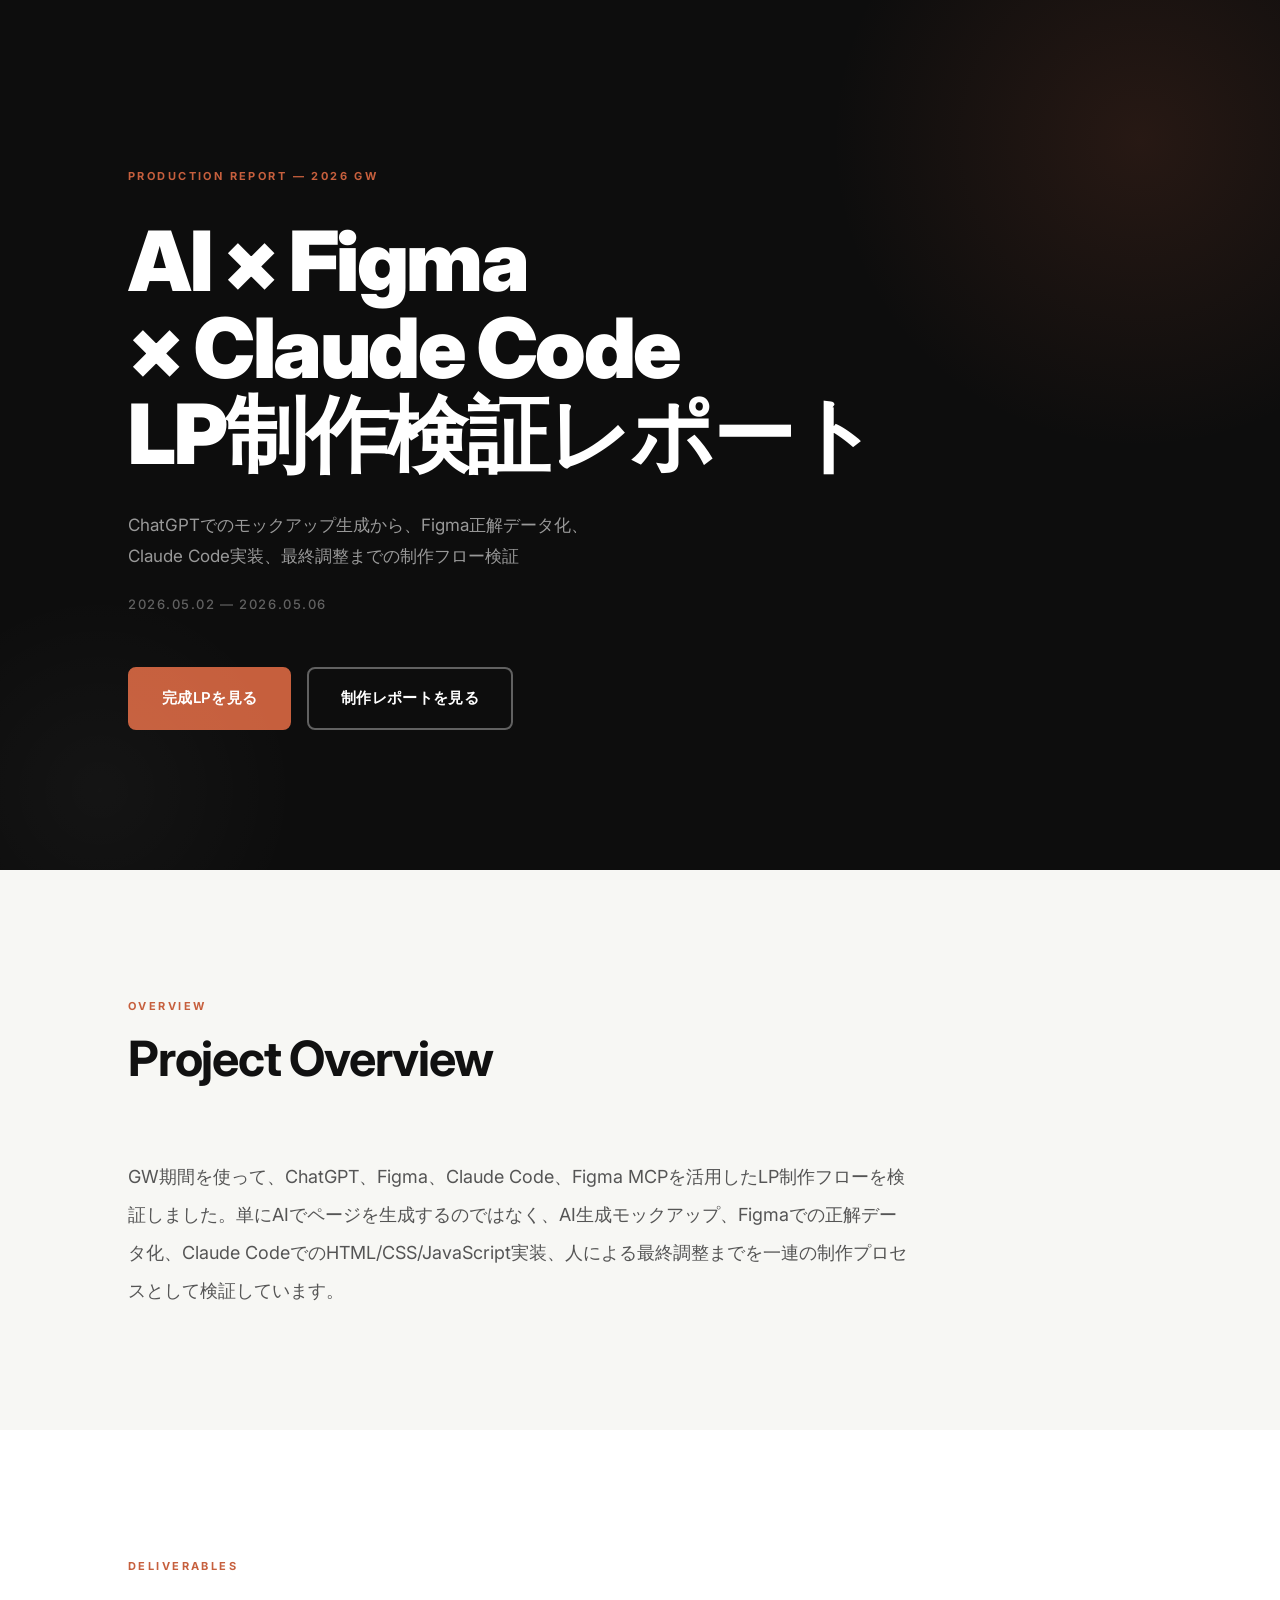
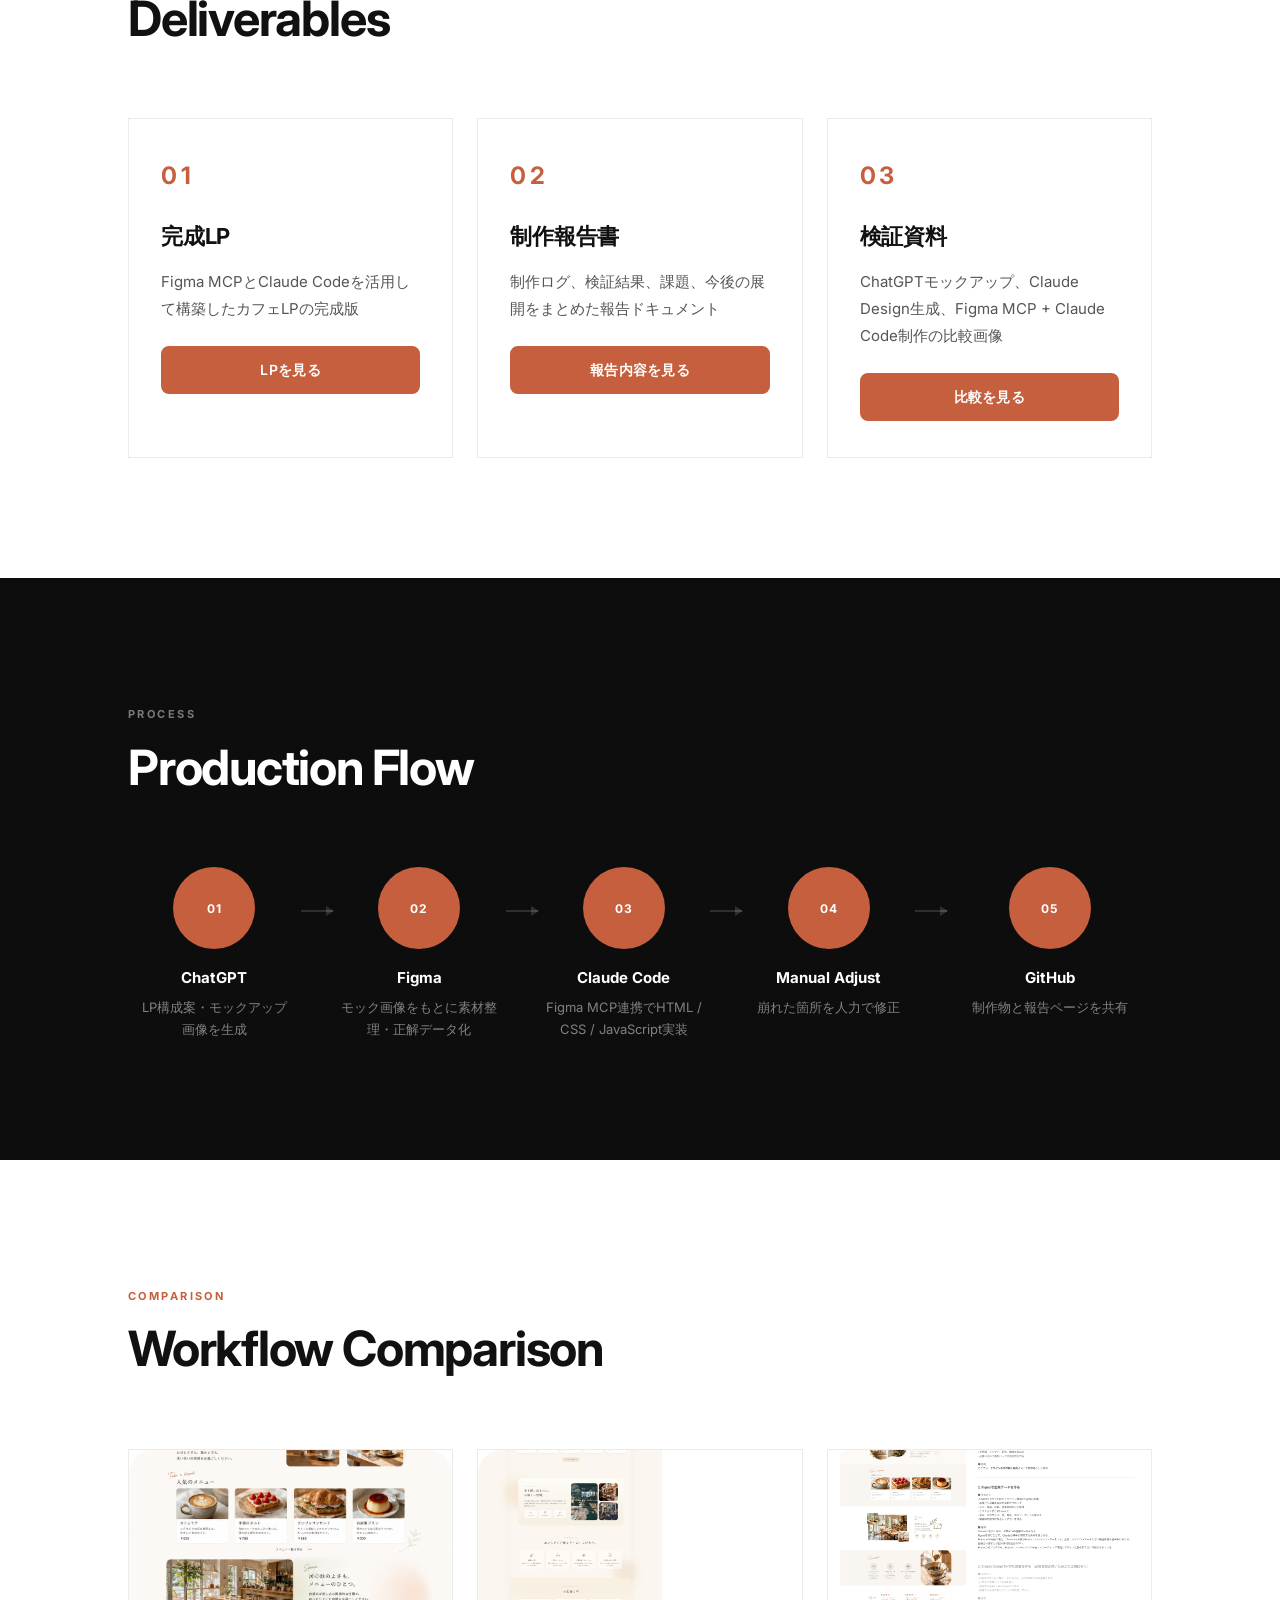
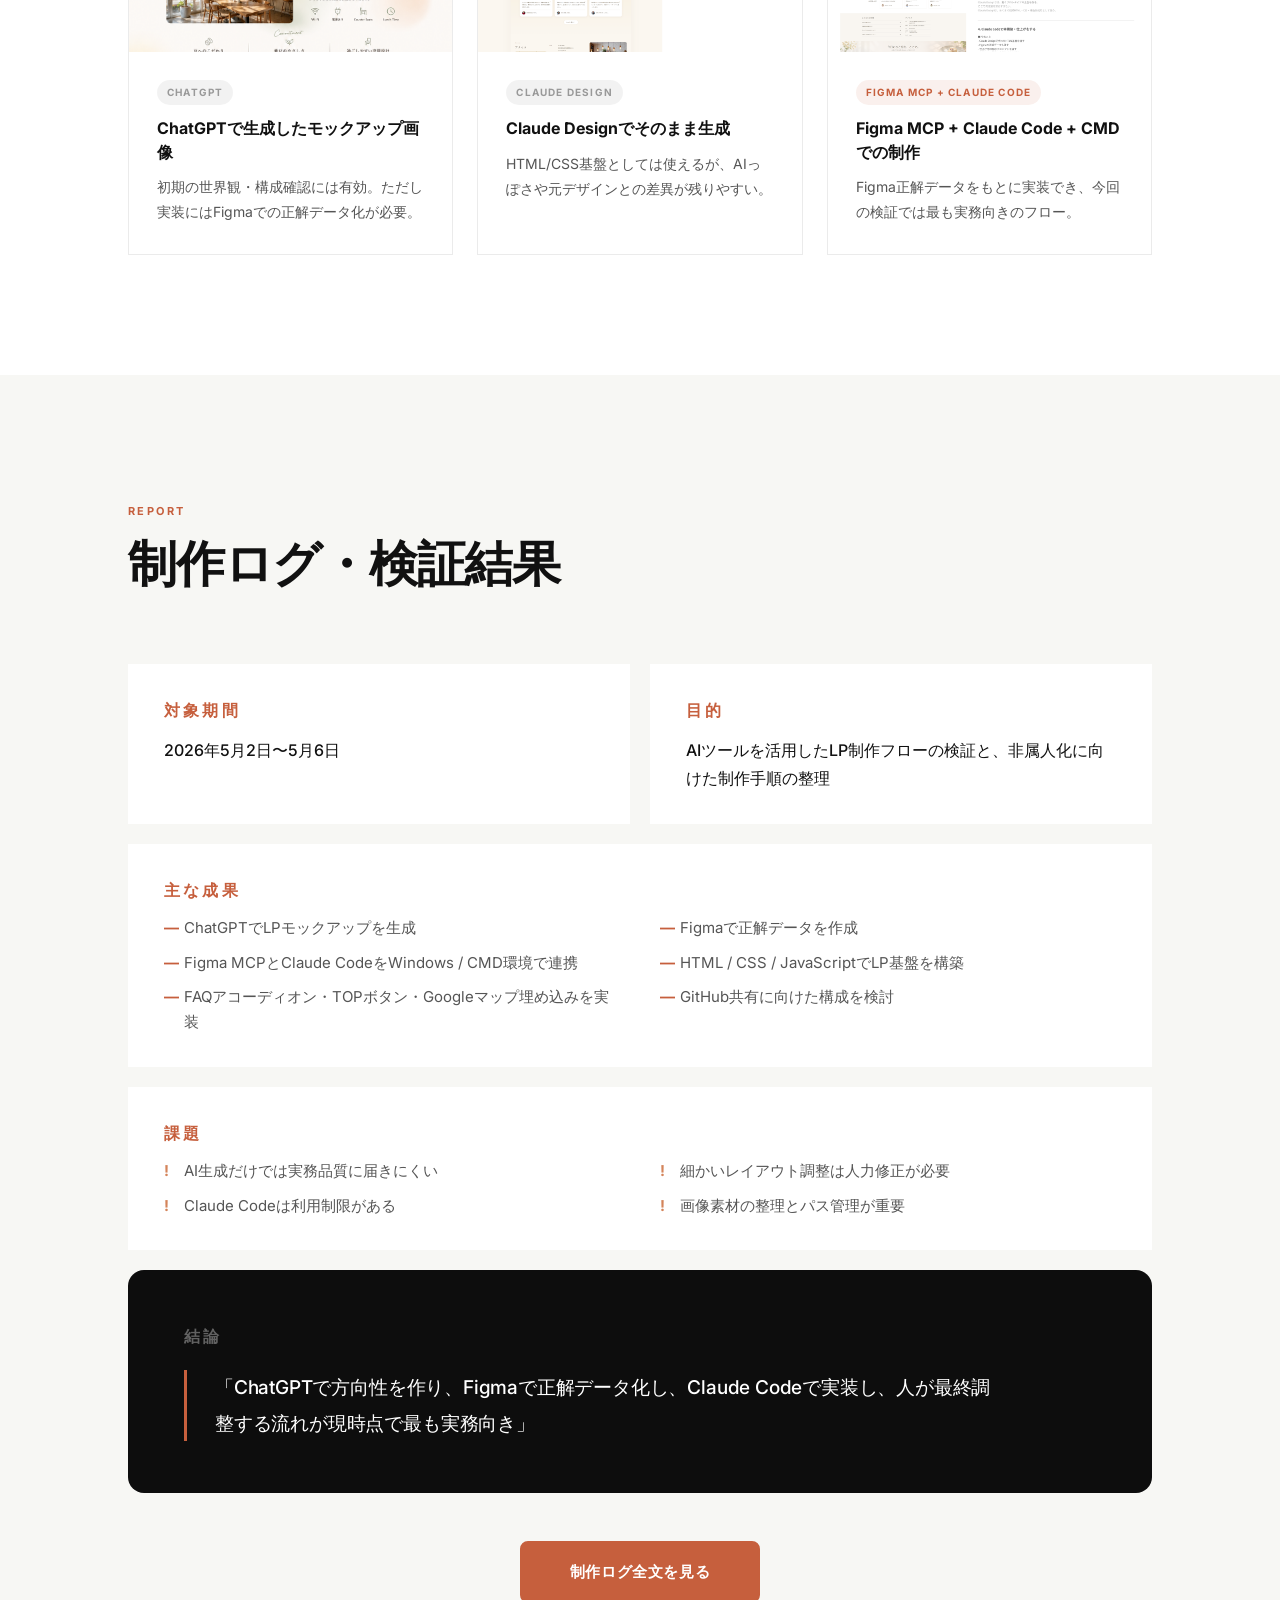
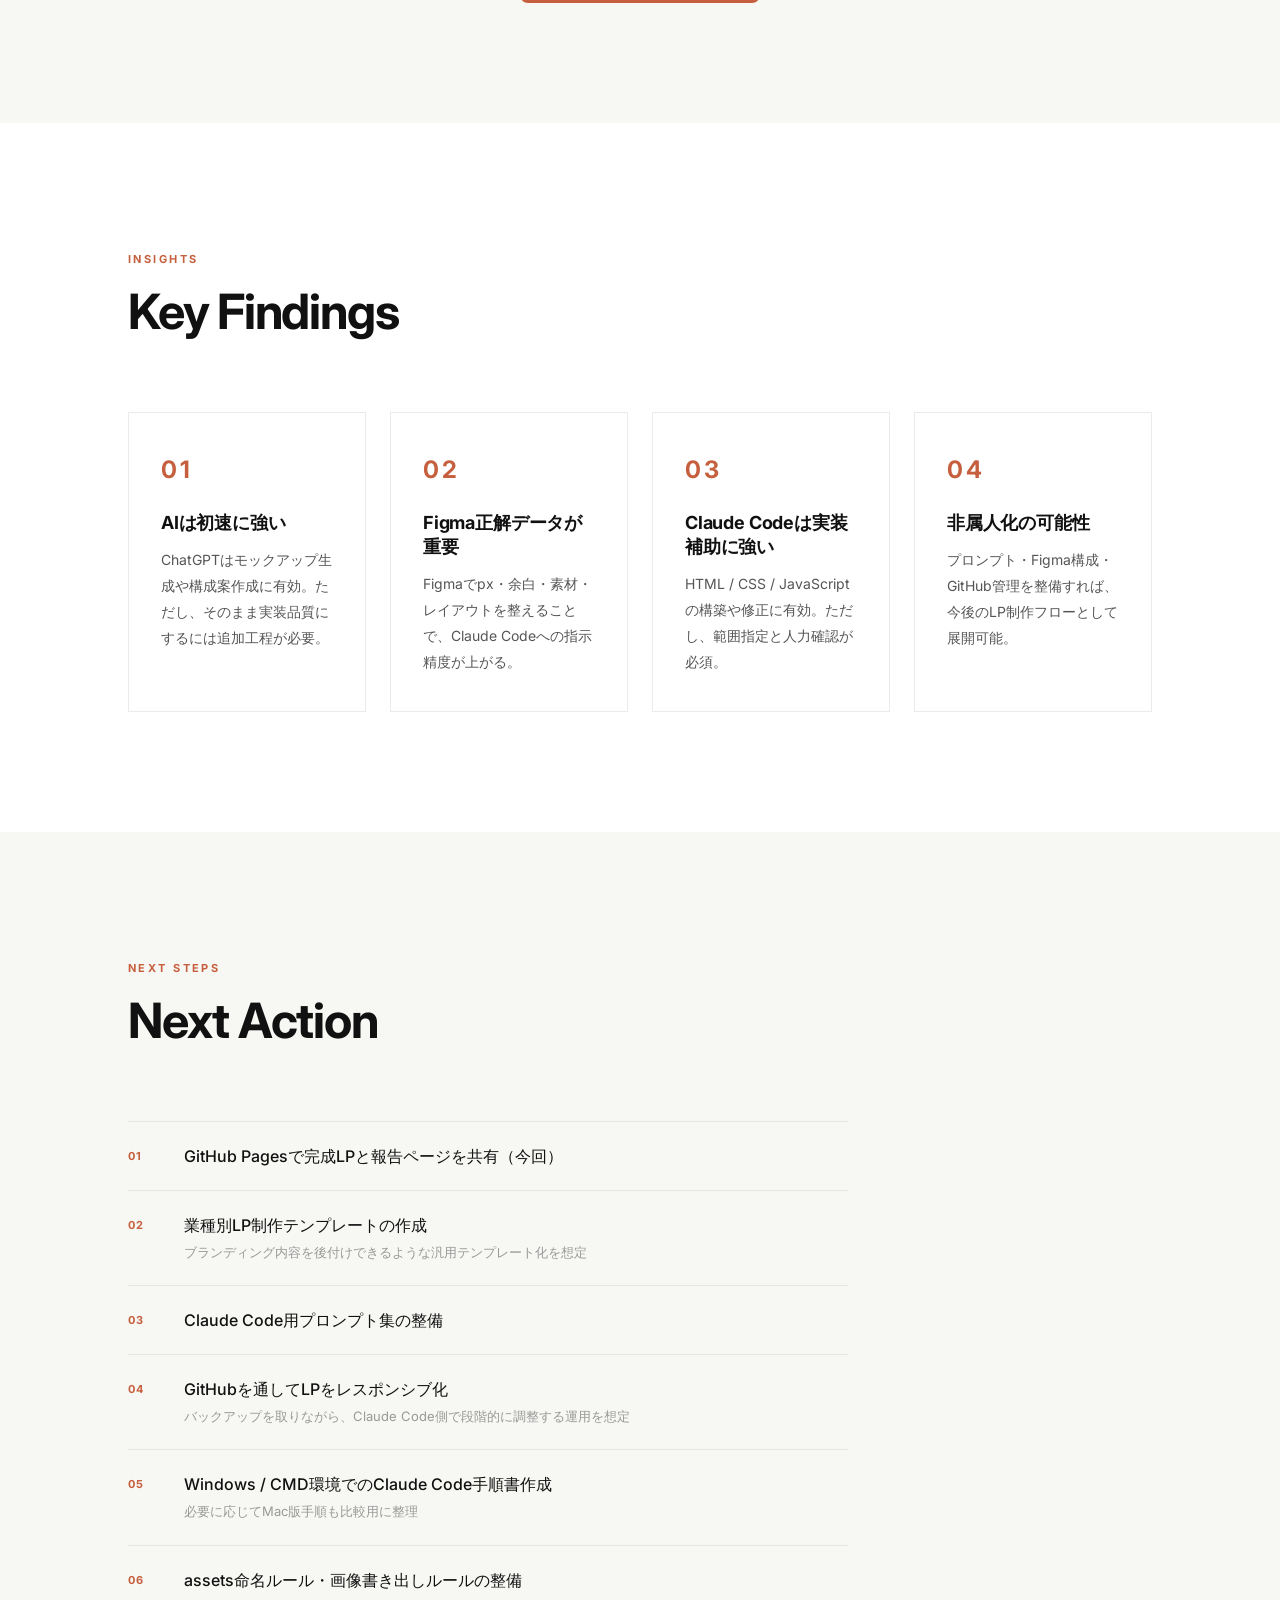
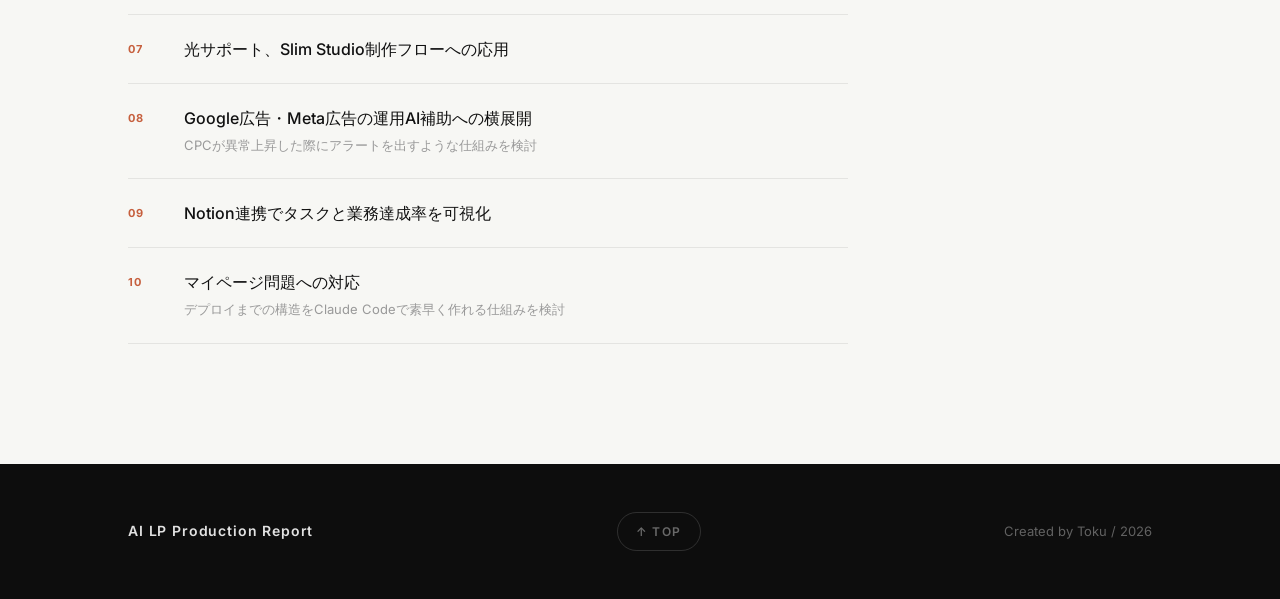
<file: report/index.html>
<!DOCTYPE html>
<html lang="ja">
<head>
  <meta charset="UTF-8">
  <meta name="viewport" content="width=device-width, initial-scale=1.0">
  <meta name="description" content="GW期間中に実施した、ChatGPT・Figma・Claude Code・Figma MCPを活用したLP制作フロー検証の報告ページです。">
  <title>AI LP制作検証レポート | Production Report 2026</title>
  <link rel="stylesheet" href="report.css">
  <link rel="preconnect" href="https://fonts.googleapis.com">
  <link rel="preconnect" href="https://fonts.gstatic.com" crossorigin>
  <link href="https://fonts.googleapis.com/css2?family=Inter:wght@300;400;500;600;700;900&display=swap" rel="stylesheet">
</head>
<body>

  <!-- ============================================
       01. HERO
       ============================================ -->
  <section class="hero">
    <div class="container">
      <span class="hero-eyebrow">Production Report — 2026 GW</span>
      <h1 class="hero-title">
        AI × Figma<br>
        × Claude Code<br>
        LP制作検証レポート
      </h1>
      <p class="hero-sub">
        ChatGPTでのモックアップ生成から、Figma正解データ化、<br>
        Claude Code実装、最終調整までの制作フロー検証
      </p>
      <div class="hero-period">2026.05.02 — 2026.05.06</div>
      <div class="hero-cta">
        <!--
          ▼ 完成LP リンク
          GitHub Pages公開後は下記URLを差し替えてください。
          例：https://[username].github.io/[repo-name]/index.html
          ローカル確認用：../index.html
        -->
        <a href="../index.html" class="btn btn-primary" target="_blank" rel="noopener noreferrer">完成LPを見る</a>

        <!-- ページ内の制作レポートセクションへスクロール -->
        <a href="#report" class="btn btn-outline">制作レポートを見る</a>
      </div>
    </div>
  </section>

  <!-- ============================================
       02. OVERVIEW
       ============================================ -->
  <section class="section section-light">
    <div class="container">
      <div class="section-header">
        <span class="section-label">Overview</span>
        <h2 class="section-title">Project Overview</h2>
      </div>
      <div class="overview-body">
        <p class="overview-text">
          GW期間を使って、ChatGPT、Figma、Claude Code、Figma MCPを活用したLP制作フローを検証しました。単にAIでページを生成するのではなく、AI生成モックアップ、Figmaでの正解データ化、Claude CodeでのHTML/CSS/JavaScript実装、人による最終調整までを一連の制作プロセスとして検証しています。
        </p>
      </div>
    </div>
  </section>

  <!-- ============================================
       03. DELIVERABLES
       ============================================ -->
  <section class="section section-white">
    <div class="container">
      <div class="section-header">
        <span class="section-label">Deliverables</span>
        <h2 class="section-title">Deliverables</h2>
      </div>
      <div class="grid grid-3">

        <!-- 成果物 1：完成LP -->
        <div class="card deliverable-card">
          <div class="card-num">01</div>
          <h3 class="card-title">完成LP</h3>
          <p class="card-desc">Figma MCPとClaude Codeを活用して構築したカフェLPの完成版</p>
          <!--
            ▼ 完成LP リンク
            GitHub Pages公開後はURLを差し替えてください。
            例：https://[username].github.io/[repo-name]/index.html
          -->
          <a href="../index.html" class="btn btn-primary btn-sm" target="_blank" rel="noopener noreferrer">LPを見る</a>
        </div>

        <!-- 成果物 2：制作報告書 -->
        <div class="card deliverable-card">
          <div class="card-num">02</div>
          <h3 class="card-title">制作報告書</h3>
          <p class="card-desc">制作ログ、検証結果、課題、今後の展開をまとめた報告ドキュメント</p>
          <!--
            ▼ 制作報告書 リンク
            GoogleドキュメントやPDFのURLに差し替えてください。
            例：https://docs.google.com/document/d/[document-id]/edit
            現在：同ページ内の #report セクションへ遷移
          -->
          <a href="#report" class="btn btn-primary btn-sm">報告内容を見る</a>
        </div>

        <!-- 成果物 3：検証資料 -->
        <div class="card deliverable-card">
          <div class="card-num">03</div>
          <h3 class="card-title">検証資料</h3>
          <p class="card-desc">ChatGPTモックアップ、Claude Design生成、Figma MCP + Claude Code制作の比較画像</p>
          <a href="#comparison" class="btn btn-primary btn-sm">比較を見る</a>
        </div>

      </div>
    </div>
  </section>

  <!-- ============================================
       04. PRODUCTION FLOW
       ============================================ -->
  <section class="section section-dark">
    <div class="container">
      <div class="section-header">
        <span class="section-label section-label-light">Process</span>
        <h2 class="section-title section-title-light">Production Flow</h2>
      </div>
      <div class="flow-steps">

        <div class="flow-step">
          <div class="flow-step-inner">
            <div class="flow-num">01</div>
            <div class="flow-text">
              <div class="flow-icon-label">ChatGPT</div>
              <p class="flow-desc">LP構成案・モックアップ画像を生成</p>
            </div>
          </div>
          <div class="flow-connector" aria-hidden="true"></div>
        </div>

        <div class="flow-step">
          <div class="flow-step-inner">
            <div class="flow-num">02</div>
            <div class="flow-text">
              <div class="flow-icon-label">Figma</div>
              <p class="flow-desc">モック画像をもとに素材整理・正解データ化</p>
            </div>
          </div>
          <div class="flow-connector" aria-hidden="true"></div>
        </div>

        <div class="flow-step">
          <div class="flow-step-inner">
            <div class="flow-num">03</div>
            <div class="flow-text">
              <div class="flow-icon-label">Claude Code</div>
              <p class="flow-desc">Figma MCP連携でHTML / CSS / JavaScript実装</p>
            </div>
          </div>
          <div class="flow-connector" aria-hidden="true"></div>
        </div>

        <div class="flow-step">
          <div class="flow-step-inner">
            <div class="flow-num">04</div>
            <div class="flow-text">
              <div class="flow-icon-label">Manual Adjust</div>
              <p class="flow-desc">崩れた箇所を人力で修正</p>
            </div>
          </div>
          <div class="flow-connector" aria-hidden="true"></div>
        </div>

        <div class="flow-step">
          <div class="flow-step-inner">
            <div class="flow-num">05</div>
            <div class="flow-text">
              <div class="flow-icon-label">GitHub</div>
              <p class="flow-desc">制作物と報告ページを共有</p>
            </div>
          </div>
          <!-- 最終ステップのため flow-connector なし -->
        </div>

      </div>
    </div>
  </section>

  <!-- ============================================
       05. WORKFLOW COMPARISON
       ============================================ -->
  <section id="comparison" class="section section-white">
    <div class="container">
      <div class="section-header">
        <span class="section-label">Comparison</span>
        <h2 class="section-title">Workflow Comparison</h2>
      </div>
      <div class="grid grid-3">

        <!-- 比較 1：ChatGPT モックアップ -->
        <div class="card comparison-card">
          <div class="comparison-img-wrap">
            <a href="images/chatgpt-mockup.png" target="_blank" rel="noopener noreferrer">
              <img src="images/chatgpt-mockup.png" alt="ChatGPTで生成したモックアップ画像">
            </a>
          </div>
          <div class="comparison-body">
            <span class="tool-badge">ChatGPT</span>
            <h3 class="comparison-title">ChatGPTで生成したモックアップ画像</h3>
            <p class="comparison-desc">初期の世界観・構成確認には有効。ただし実装にはFigmaでの正解データ化が必要。</p>
          </div>
        </div>

        <!-- 比較 2：Claude Design -->
        <div class="card comparison-card">
          <div class="comparison-img-wrap">
            <a href="images/claude-design.png" target="_blank" rel="noopener noreferrer">
              <img src="images/claude-design.png" alt="Claude Designで生成した画像">
            </a>
          </div>
          <div class="comparison-body">
            <span class="tool-badge">Claude Design</span>
            <h3 class="comparison-title">Claude Designでそのまま生成</h3>
            <p class="comparison-desc">HTML/CSS基盤としては使えるが、AIっぽさや元デザインとの差異が残りやすい。</p>
          </div>
        </div>

        <!-- 比較 3：Figma MCP + Claude Code -->
        <div class="card comparison-card">
          <div class="comparison-img-wrap">
            <a href="images/figma-mcp-result.png" target="_blank" rel="noopener noreferrer">
              <img src="images/figma-mcp-result.png" alt="Figma MCP + Claude Code制作の完成画像">
            </a>
          </div>
          <div class="comparison-body">
            <span class="tool-badge tool-badge-accent">Figma MCP + Claude Code</span>
            <h3 class="comparison-title">Figma MCP + Claude Code + CMDでの制作</h3>
            <p class="comparison-desc">Figma正解データをもとに実装でき、今回の検証では最も実務向きのフロー。</p>
          </div>
        </div>

      </div>
    </div>
  </section>

  <!-- ============================================
       06. REPORT
       ============================================ -->
  <section id="report" class="section section-light">
    <div class="container">
      <div class="section-header">
        <span class="section-label">Report</span>
        <h2 class="section-title">制作ログ・検証結果</h2>
      </div>
      <div class="report-grid">

        <div class="report-block">
          <div class="report-block-label">対象期間</div>
          <p class="report-block-value">2026年5月2日〜5月6日</p>
        </div>

        <div class="report-block">
          <div class="report-block-label">目的</div>
          <p class="report-block-value">AIツールを活用したLP制作フローの検証と、非属人化に向けた制作手順の整理</p>
        </div>

        <div class="report-block report-block-wide">
          <div class="report-block-label">主な成果</div>
          <ul class="report-list">
            <li>ChatGPTでLPモックアップを生成</li>
            <li>Figmaで正解データを作成</li>
            <li>Figma MCPとClaude CodeをWindows / CMD環境で連携</li>
            <li>HTML / CSS / JavaScriptでLP基盤を構築</li>
            <li>FAQアコーディオン・TOPボタン・Googleマップ埋め込みを実装</li>
            <li>GitHub共有に向けた構成を検討</li>
          </ul>
        </div>

        <div class="report-block report-block-wide">
          <div class="report-block-label">課題</div>
          <ul class="report-list report-list-warn">
            <li>AI生成だけでは実務品質に届きにくい</li>
            <li>細かいレイアウト調整は人力修正が必要</li>
            <li>Claude Codeは利用制限がある</li>
            <li>画像素材の整理とパス管理が重要</li>
          </ul>
        </div>

        <div class="report-conclusion">
          <div class="report-conclusion-label">結論</div>
          <blockquote class="report-quote">
            「ChatGPTで方向性を作り、Figmaで正解データ化し、Claude Codeで実装し、人が最終調整する流れが現時点で最も実務向き」
          </blockquote>
        </div>

      </div>

      <div class="report-log-btn-wrap">
        <a class="report-log-button" href="悲鳴を上げながら作った制作ログ.txt" target="_blank" rel="noopener noreferrer">制作ログ全文を見る</a>
      </div>

    </div>
  </section>

  <!-- ============================================
       07. KEY FINDINGS
       ============================================ -->
  <section class="section section-white">
    <div class="container">
      <div class="section-header">
        <span class="section-label">Insights</span>
        <h2 class="section-title">Key Findings</h2>
      </div>
      <div class="grid grid-4">

        <div class="card">
          <div class="finding-num">01</div>
          <h3 class="finding-title">AIは初速に強い</h3>
          <p class="finding-desc">ChatGPTはモックアップ生成や構成案作成に有効。ただし、そのまま実装品質にするには追加工程が必要。</p>
        </div>

        <div class="card">
          <div class="finding-num">02</div>
          <h3 class="finding-title">Figma正解データが重要</h3>
          <p class="finding-desc">Figmaでpx・余白・素材・レイアウトを整えることで、Claude Codeへの指示精度が上がる。</p>
        </div>

        <div class="card">
          <div class="finding-num">03</div>
          <h3 class="finding-title">Claude Codeは実装補助に強い</h3>
          <p class="finding-desc">HTML / CSS / JavaScriptの構築や修正に有効。ただし、範囲指定と人力確認が必須。</p>
        </div>

        <div class="card">
          <div class="finding-num">04</div>
          <h3 class="finding-title">非属人化の可能性</h3>
          <p class="finding-desc">プロンプト・Figma構成・GitHub管理を整備すれば、今後のLP制作フローとして展開可能。</p>
        </div>

      </div>
    </div>
  </section>

  <!-- ============================================
       08. NEXT ACTION
       ============================================ -->
  <section class="section section-light">
    <div class="container">
      <div class="section-header">
        <span class="section-label">Next Steps</span>
        <h2 class="section-title">Next Action</h2>
      </div>
      <div class="next-action-wrap">
        <ul class="next-action-list">
          <li class="next-action-item">
            <span class="next-num">01</span>
            <div class="next-body">
              <span class="next-text">GitHub Pagesで完成LPと報告ページを共有（今回）</span>
            </div>
          </li>
          <li class="next-action-item">
            <span class="next-num">02</span>
            <div class="next-body">
              <span class="next-text">業種別LP制作テンプレートの作成</span>
              <span class="next-note">ブランディング内容を後付けできるような汎用テンプレート化を想定</span>
            </div>
          </li>
          <li class="next-action-item">
            <span class="next-num">03</span>
            <div class="next-body">
              <span class="next-text">Claude Code用プロンプト集の整備</span>
            </div>
          </li>
          <li class="next-action-item">
            <span class="next-num">04</span>
            <div class="next-body">
              <span class="next-text">GitHubを通してLPをレスポンシブ化</span>
              <span class="next-note">バックアップを取りながら、Claude Code側で段階的に調整する運用を想定</span>
            </div>
          </li>
          <li class="next-action-item">
            <span class="next-num">05</span>
            <div class="next-body">
              <span class="next-text">Windows / CMD環境でのClaude Code手順書作成</span>
              <span class="next-note">必要に応じてMac版手順も比較用に整理</span>
            </div>
          </li>
          <li class="next-action-item">
            <span class="next-num">06</span>
            <div class="next-body">
              <span class="next-text">assets命名ルール・画像書き出しルールの整備</span>
            </div>
          </li>
          <li class="next-action-item">
            <span class="next-num">07</span>
            <div class="next-body">
              <span class="next-text">光サポート、Slim Studio制作フローへの応用</span>
            </div>
          </li>
          <li class="next-action-item">
            <span class="next-num">08</span>
            <div class="next-body">
              <span class="next-text">Google広告・Meta広告の運用AI補助への横展開</span>
              <span class="next-note">CPCが異常上昇した際にアラートを出すような仕組みを検討</span>
            </div>
          </li>
          <li class="next-action-item">
            <span class="next-num">09</span>
            <div class="next-body">
              <span class="next-text">Notion連携でタスクと業務達成率を可視化</span>
            </div>
          </li>
          <li class="next-action-item">
            <span class="next-num">10</span>
            <div class="next-body">
              <span class="next-text">マイページ問題への対応</span>
              <span class="next-note">デプロイまでの構造をClaude Codeで素早く作れる仕組みを検討</span>
            </div>
          </li>
        </ul>
      </div>
    </div>
  </section>

  <!-- ============================================
       09. FOOTER
       ============================================ -->
  <footer class="footer">
    <div class="container footer-inner">
      <div class="footer-left">AI LP Production Report</div>
      <a href="#" class="footer-top-link" aria-label="ページ上部へ戻る">↑ TOP</a>
      <div class="footer-right">Created by Toku / 2026</div>
    </div>
  </footer>

</body>
</html>
</file>
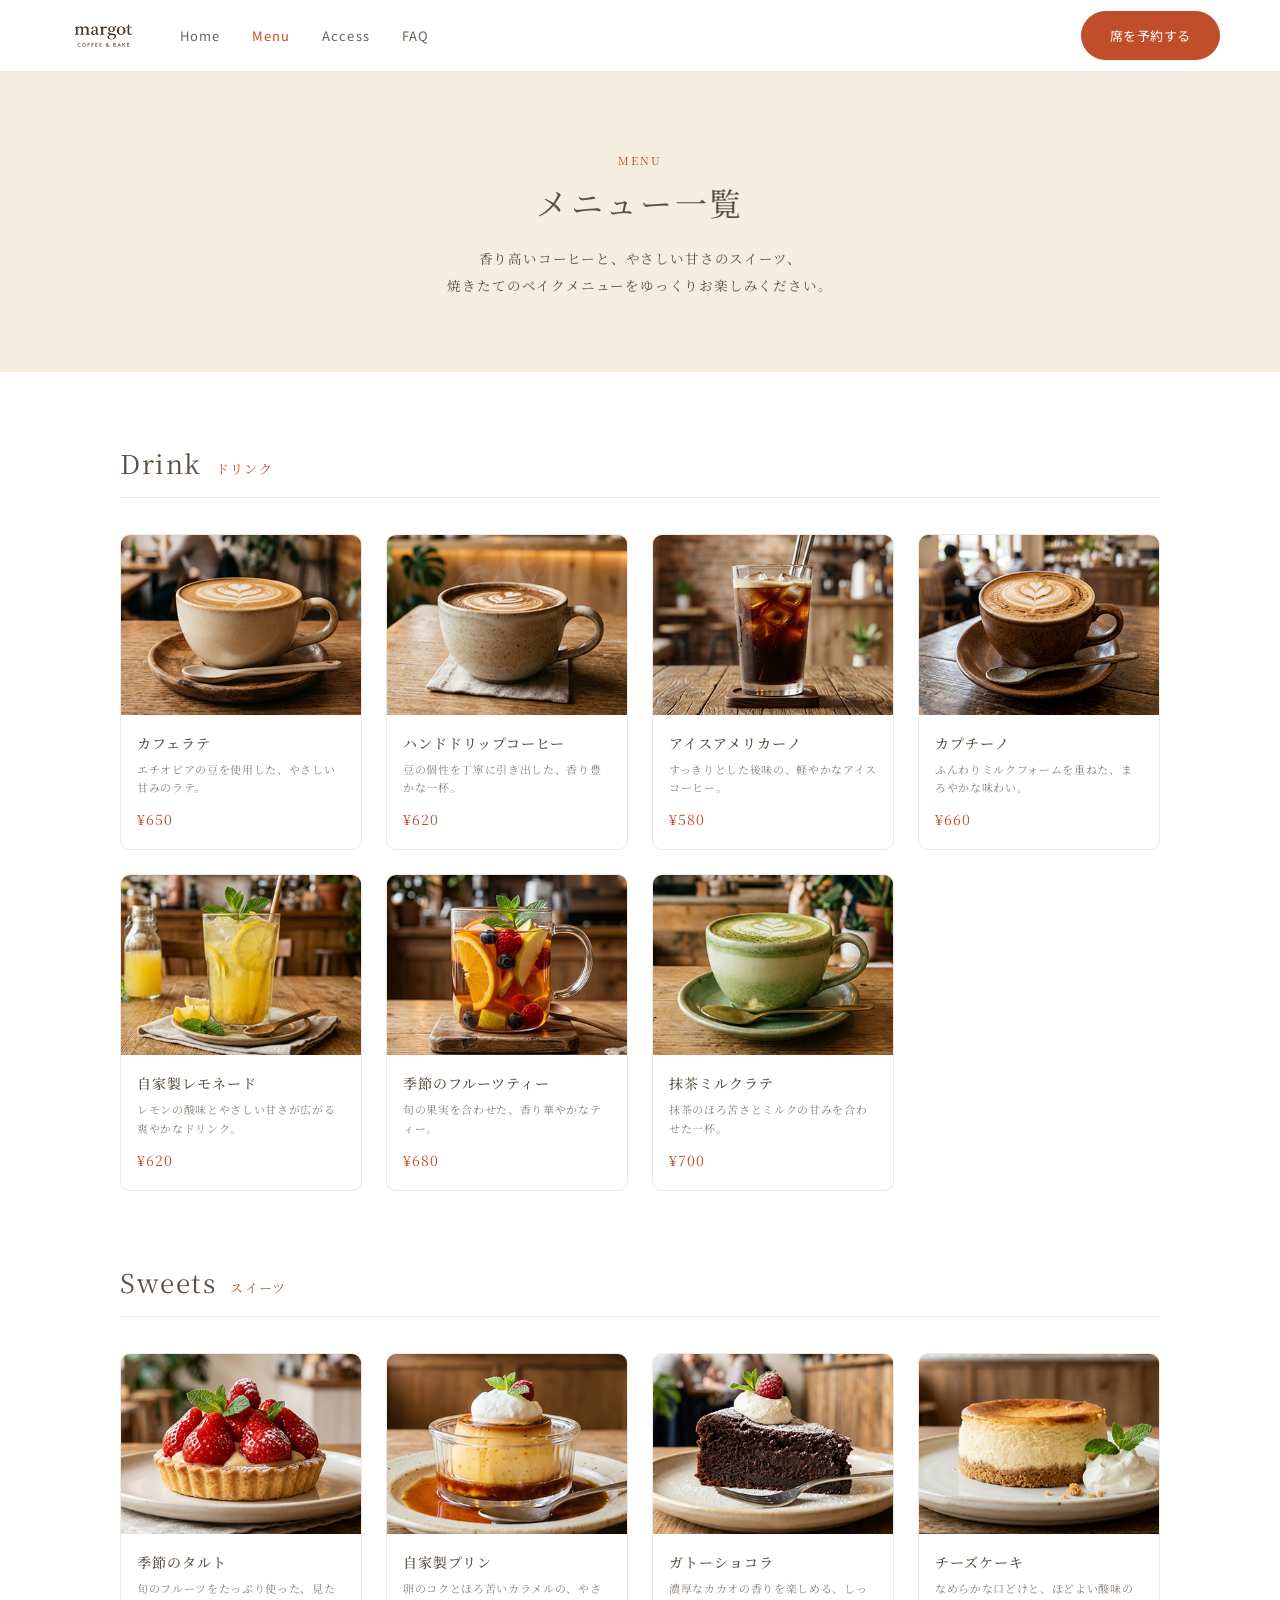
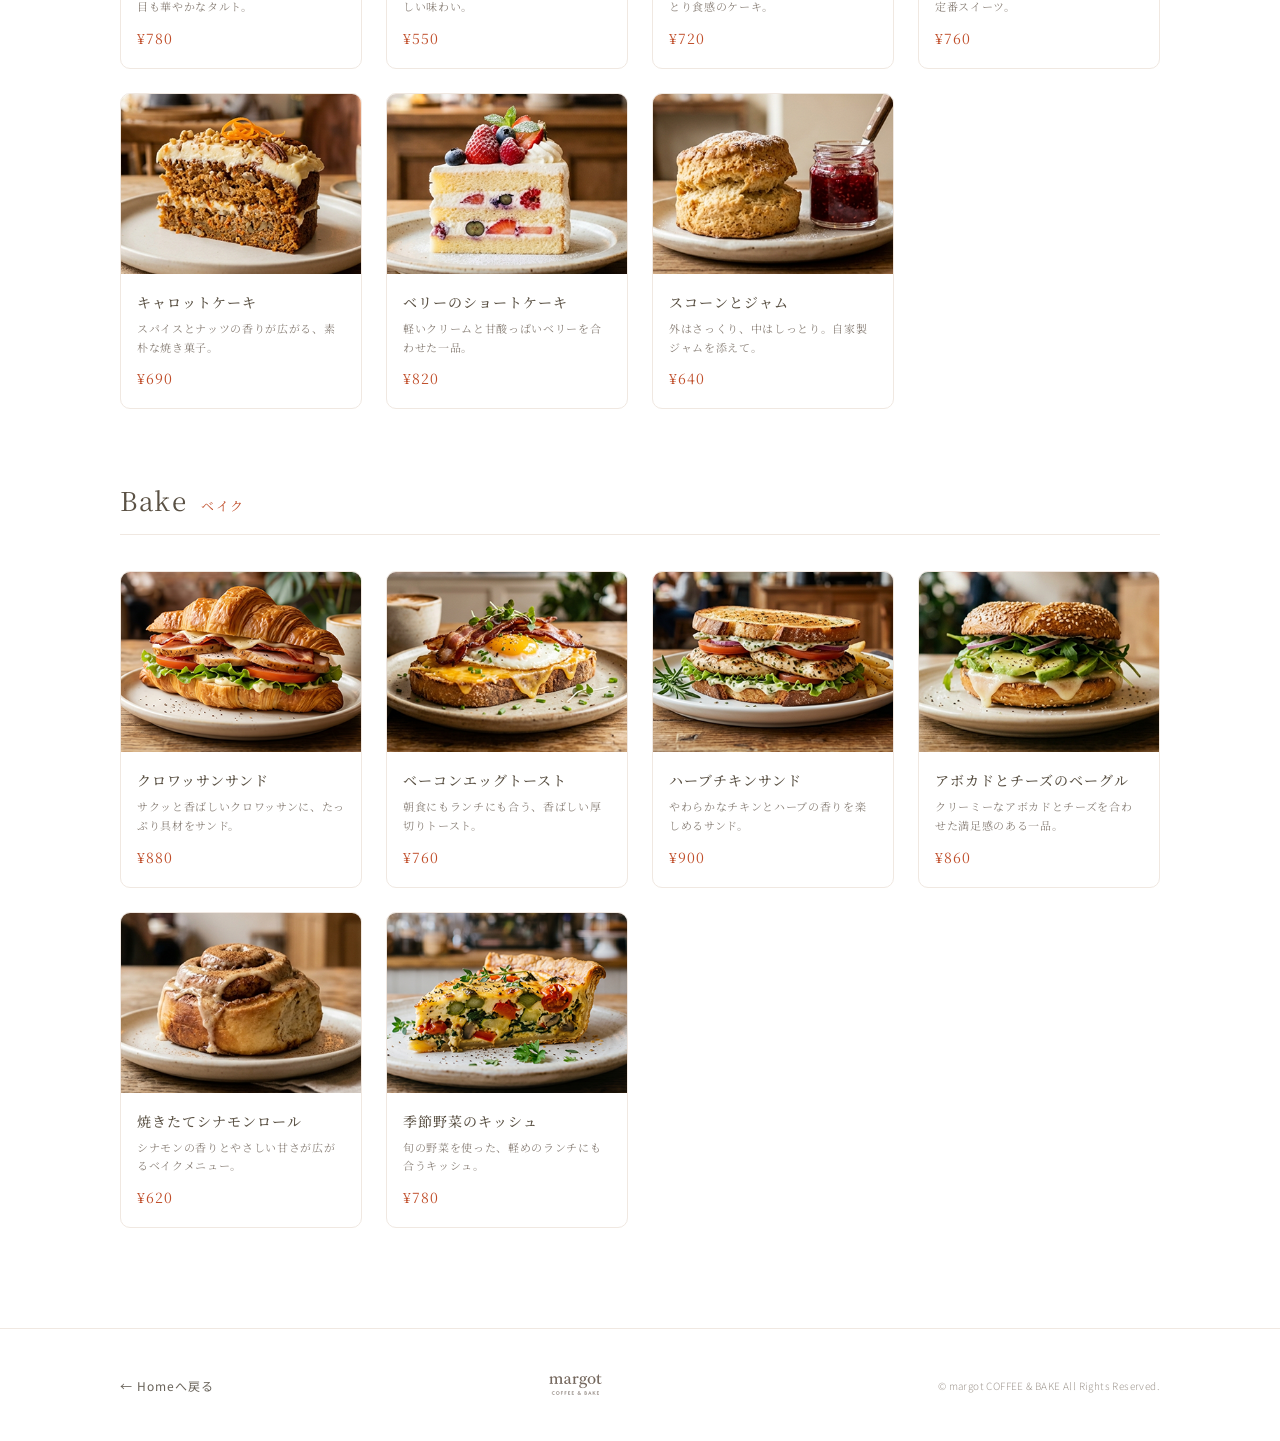
<file: menu.html>
<!DOCTYPE html>
<html lang="ja">
<head>
  <meta charset="UTF-8">
  <meta name="viewport" content="width=device-width, initial-scale=1.0">
  <title>Menu | margot COFFEE &amp; BAKE</title>
  <link rel="preconnect" href="https://fonts.googleapis.com">
  <link rel="preconnect" href="https://fonts.gstatic.com" crossorigin>
  <link href="https://fonts.googleapis.com/css2?family=Noto+Serif+JP:wght@400;500&family=Noto+Sans+JP:wght@300;400&display=swap" rel="stylesheet">
  <link rel="stylesheet" href="menu.css">
</head>
<body>

  <!-- ── Header ────────────────────────────────────────────── -->
  <header class="m-header">
    <a href="index.html" class="m-header__logo">
      <img
        src="assets/ChatGPT Image 2026年5月3日 20_10_19 1.png"
        alt="margot COFFEE &amp; BAKE"
        width="88"
        height="44"
      >
    </a>

    <nav class="m-header__nav" aria-label="グローバルナビゲーション">
      <a href="index.html"         class="m-nav-link">Home</a>
      <a href="menu.html"          class="m-nav-link m-nav-link--active">Menu</a>
      <a href="index.html#access"  class="m-nav-link">Access</a>
      <a href="index.html#access"  class="m-nav-link">FAQ</a>
    </nav>

    <a href="#" class="m-btn m-btn--primary">席を予約する</a>
  </header>

  <!-- ── Hero ──────────────────────────────────────────────── -->
  <section class="m-hero">
    <p class="m-hero__en">Menu</p>
    <h1 class="m-hero__ja">メニュー一覧</h1>
    <p class="m-hero__lead">
      香り高いコーヒーと、やさしい甘さのスイーツ、<br>
      焼きたてのベイクメニューをゆっくりお楽しみください。
    </p>
  </section>

  <!-- ── Main ──────────────────────────────────────────────── -->
  <main class="m-main">

    <!-- ─ Drink ──────────────────────────────────────────── -->
    <section class="m-category" id="drink">
      <div class="m-category__header">
        <h2 class="m-category__en">Drink</h2>
        <p class="m-category__ja">ドリンク</p>
      </div>

      <ul class="m-cards">

        <li>
          <article class="m-card">
            <div class="m-card__img">
              <img src="assets/item01.png" alt="カフェラテ">
            </div>
            <div class="m-card__body">
              <p class="m-card__name">カフェラテ</p>
              <p class="m-card__desc">エチオピアの豆を使用した、やさしい甘みのラテ。</p>
              <p class="m-card__price">¥650</p>
            </div>
          </article>
        </li>

        <li>
          <article class="m-card">
            <div class="m-card__img">
              <img src="assets/item02.png" alt="ハンドドリップコーヒー">
            </div>
            <div class="m-card__body">
              <p class="m-card__name">ハンドドリップコーヒー</p>
              <p class="m-card__desc">豆の個性を丁寧に引き出した、香り豊かな一杯。</p>
              <p class="m-card__price">¥620</p>
            </div>
          </article>
        </li>

        <li>
          <article class="m-card">
            <div class="m-card__img">
              <img src="assets/item03.png" alt="アイスアメリカーノ">
            </div>
            <div class="m-card__body">
              <p class="m-card__name">アイスアメリカーノ</p>
              <p class="m-card__desc">すっきりとした後味の、軽やかなアイスコーヒー。</p>
              <p class="m-card__price">¥580</p>
            </div>
          </article>
        </li>

        <li>
          <article class="m-card">
            <div class="m-card__img">
              <img src="assets/item04.png" alt="カプチーノ">
            </div>
            <div class="m-card__body">
              <p class="m-card__name">カプチーノ</p>
              <p class="m-card__desc">ふんわりミルクフォームを重ねた、まろやかな味わい。</p>
              <p class="m-card__price">¥660</p>
            </div>
          </article>
        </li>

        <li>
          <article class="m-card">
            <div class="m-card__img">
              <img src="assets/item05.png" alt="自家製レモネード">
            </div>
            <div class="m-card__body">
              <p class="m-card__name">自家製レモネード</p>
              <p class="m-card__desc">レモンの酸味とやさしい甘さが広がる爽やかなドリンク。</p>
              <p class="m-card__price">¥620</p>
            </div>
          </article>
        </li>

        <li>
          <article class="m-card">
            <div class="m-card__img">
              <img src="assets/item06.png" alt="季節のフルーツティー">
            </div>
            <div class="m-card__body">
              <p class="m-card__name">季節のフルーツティー</p>
              <p class="m-card__desc">旬の果実を合わせた、香り華やかなティー。</p>
              <p class="m-card__price">¥680</p>
            </div>
          </article>
        </li>

        <li>
          <article class="m-card">
            <div class="m-card__img">
              <img src="assets/item07.png" alt="抹茶ミルクラテ">
            </div>
            <div class="m-card__body">
              <p class="m-card__name">抹茶ミルクラテ</p>
              <p class="m-card__desc">抹茶のほろ苦さとミルクの甘みを合わせた一杯。</p>
              <p class="m-card__price">¥700</p>
            </div>
          </article>
        </li>

      </ul>
    </section>

    <!-- ─ Sweets ─────────────────────────────────────────── -->
    <section class="m-category" id="sweets">
      <div class="m-category__header">
        <h2 class="m-category__en">Sweets</h2>
        <p class="m-category__ja">スイーツ</p>
      </div>

      <ul class="m-cards">

        <li>
          <article class="m-card">
            <div class="m-card__img">
              <img src="assets/item08.png" alt="季節のタルト">
            </div>
            <div class="m-card__body">
              <p class="m-card__name">季節のタルト</p>
              <p class="m-card__desc">旬のフルーツをたっぷり使った、見た目も華やかなタルト。</p>
              <p class="m-card__price">¥780</p>
            </div>
          </article>
        </li>

        <li>
          <article class="m-card">
            <div class="m-card__img">
              <img src="assets/item09.png" alt="自家製プリン">
            </div>
            <div class="m-card__body">
              <p class="m-card__name">自家製プリン</p>
              <p class="m-card__desc">卵のコクとほろ苦いカラメルの、やさしい味わい。</p>
              <p class="m-card__price">¥550</p>
            </div>
          </article>
        </li>

        <li>
          <article class="m-card">
            <div class="m-card__img">
              <img src="assets/item10.png" alt="ガトーショコラ">
            </div>
            <div class="m-card__body">
              <p class="m-card__name">ガトーショコラ</p>
              <p class="m-card__desc">濃厚なカカオの香りを楽しめる、しっとり食感のケーキ。</p>
              <p class="m-card__price">¥720</p>
            </div>
          </article>
        </li>

        <li>
          <article class="m-card">
            <div class="m-card__img">
              <img src="assets/item11.png" alt="チーズケーキ">
            </div>
            <div class="m-card__body">
              <p class="m-card__name">チーズケーキ</p>
              <p class="m-card__desc">なめらかな口どけと、ほどよい酸味の定番スイーツ。</p>
              <p class="m-card__price">¥760</p>
            </div>
          </article>
        </li>

        <li>
          <article class="m-card">
            <div class="m-card__img">
              <img src="assets/item12.png" alt="キャロットケーキ">
            </div>
            <div class="m-card__body">
              <p class="m-card__name">キャロットケーキ</p>
              <p class="m-card__desc">スパイスとナッツの香りが広がる、素朴な焼き菓子。</p>
              <p class="m-card__price">¥690</p>
            </div>
          </article>
        </li>

        <li>
          <article class="m-card">
            <div class="m-card__img">
              <img src="assets/item13.png" alt="ベリーのショートケーキ">
            </div>
            <div class="m-card__body">
              <p class="m-card__name">ベリーのショートケーキ</p>
              <p class="m-card__desc">軽いクリームと甘酸っぱいベリーを合わせた一品。</p>
              <p class="m-card__price">¥820</p>
            </div>
          </article>
        </li>

        <li>
          <article class="m-card">
            <div class="m-card__img">
              <img src="assets/item14.png" alt="スコーンとジャム">
            </div>
            <div class="m-card__body">
              <p class="m-card__name">スコーンとジャム</p>
              <p class="m-card__desc">外はさっくり、中はしっとり。自家製ジャムを添えて。</p>
              <p class="m-card__price">¥640</p>
            </div>
          </article>
        </li>

      </ul>
    </section>

    <!-- ─ Bake ───────────────────────────────────────────── -->
    <section class="m-category" id="bake">
      <div class="m-category__header">
        <h2 class="m-category__en">Bake</h2>
        <p class="m-category__ja">ベイク</p>
      </div>

      <ul class="m-cards">

        <li>
          <article class="m-card">
            <div class="m-card__img">
              <img src="assets/item15.png" alt="クロワッサンサンド">
            </div>
            <div class="m-card__body">
              <p class="m-card__name">クロワッサンサンド</p>
              <p class="m-card__desc">サクッと香ばしいクロワッサンに、たっぷり具材をサンド。</p>
              <p class="m-card__price">¥880</p>
            </div>
          </article>
        </li>

        <li>
          <article class="m-card">
            <div class="m-card__img">
              <img src="assets/item16.png" alt="ベーコンエッグトースト">
            </div>
            <div class="m-card__body">
              <p class="m-card__name">ベーコンエッグトースト</p>
              <p class="m-card__desc">朝食にもランチにも合う、香ばしい厚切りトースト。</p>
              <p class="m-card__price">¥760</p>
            </div>
          </article>
        </li>

        <li>
          <article class="m-card">
            <div class="m-card__img">
              <img src="assets/item17.png" alt="ハーブチキンサンド">
            </div>
            <div class="m-card__body">
              <p class="m-card__name">ハーブチキンサンド</p>
              <p class="m-card__desc">やわらかなチキンとハーブの香りを楽しめるサンド。</p>
              <p class="m-card__price">¥900</p>
            </div>
          </article>
        </li>

        <li>
          <article class="m-card">
            <div class="m-card__img">
              <img src="assets/item18.png" alt="アボカドとチーズのベーグル">
            </div>
            <div class="m-card__body">
              <p class="m-card__name">アボカドとチーズのベーグル</p>
              <p class="m-card__desc">クリーミーなアボカドとチーズを合わせた満足感のある一品。</p>
              <p class="m-card__price">¥860</p>
            </div>
          </article>
        </li>

        <li>
          <article class="m-card">
            <div class="m-card__img">
              <img src="assets/item19.png" alt="焼きたてシナモンロール">
            </div>
            <div class="m-card__body">
              <p class="m-card__name">焼きたてシナモンロール</p>
              <p class="m-card__desc">シナモンの香りとやさしい甘さが広がるベイクメニュー。</p>
              <p class="m-card__price">¥620</p>
            </div>
          </article>
        </li>

        <li>
          <article class="m-card">
            <div class="m-card__img">
              <img src="assets/item20.png" alt="季節野菜のキッシュ">
            </div>
            <div class="m-card__body">
              <p class="m-card__name">季節野菜のキッシュ</p>
              <p class="m-card__desc">旬の野菜を使った、軽めのランチにも合うキッシュ。</p>
              <p class="m-card__price">¥780</p>
            </div>
          </article>
        </li>

      </ul>
    </section>

  </main>

  <!-- ── Footer ─────────────────────────────────────────────── -->
  <footer class="m-footer">
    <div class="m-footer__inner">
      <a href="index.html" class="m-footer__home">← Homeへ戻る</a>
      <a href="index.html" class="m-footer__logo">
        <img
          src="assets/ChatGPT Image 2026年5月3日 20_10_19 1.png"
          alt="margot COFFEE &amp; BAKE"
          width="80"
          height="40"
        >
      </a>
      <p class="m-footer__copy">© margot COFFEE &amp; BAKE All Rights Reserved.</p>
    </div>
  </footer>

</body>
</html>
</file>
<file: report/report.css>
/* ============================================
   DESIGN TOKENS
   ============================================ */
:root {
  --color-bg: #f7f7f4;
  --color-white: #ffffff;
  --color-text: #111111;
  --color-text-secondary: #555555;
  --color-text-muted: #999999;
  --color-accent: #c65f3d;
  --color-accent-hover: #b5522d;
  --color-dark: #0d0d0d;
  --color-border: rgba(0, 0, 0, 0.08);
  --max-width: 1120px;
  --section-pad: 120px;
  --radius-sm: 8px;
  --radius-md: 16px;
  --radius-lg: 24px;
  --ease: 0.3s ease;
}

/* ============================================
   RESET & BASE
   ============================================ */
*, *::before, *::after {
  box-sizing: border-box;
  margin: 0;
  padding: 0;
}

html {
  scroll-behavior: smooth;
}

body {
  font-family: 'Inter', -apple-system, BlinkMacSystemFont,
    'Hiragino Sans', 'Hiragino Kaku Gothic ProN',
    'BIZ UDPGothic', Meiryo, sans-serif;
  font-size: 16px;
  line-height: 1.75;
  color: var(--color-text);
  background-color: var(--color-bg);
  -webkit-font-smoothing: antialiased;
  -moz-osx-font-smoothing: grayscale;
}

a {
  color: inherit;
  text-decoration: none;
}

img {
  display: block;
  max-width: 100%;
  height: auto;
}

ul, ol {
  list-style: none;
}

/* ============================================
   LAYOUT
   ============================================ */
.container {
  width: 100%;
  max-width: var(--max-width);
  margin: 0 auto;
  padding: 0 48px;
}

.section {
  padding: var(--section-pad) 0;
}

.section-light  { background-color: var(--color-bg); }
.section-white  { background-color: var(--color-white); }
.section-dark   { background-color: var(--color-dark); }

/* ============================================
   SECTION HEADER
   ============================================ */
.section-header {
  margin-bottom: 72px;
}

.section-label {
  display: inline-block;
  font-size: 11px;
  font-weight: 700;
  letter-spacing: 0.22em;
  text-transform: uppercase;
  color: var(--color-accent);
  margin-bottom: 16px;
}

.section-label-light {
  color: rgba(255, 255, 255, 0.45);
}

.section-title {
  font-size: clamp(30px, 3.8vw, 52px);
  font-weight: 700;
  line-height: 1.12;
  letter-spacing: -0.025em;
  color: var(--color-text);
}

.section-title-light {
  color: var(--color-white);
}

/* ============================================
   GRID
   ============================================ */
.grid {
  display: grid;
  gap: 24px;
}

.grid-3 { grid-template-columns: repeat(3, 1fr); }
.grid-4 { grid-template-columns: repeat(4, 1fr); }

/* ============================================
   CARD
   ============================================ */
.card {
  background: var(--color-white);
  border: 1px solid var(--color-border);
  padding: 36px 32px;
  transition: transform var(--ease), box-shadow var(--ease);
}

.card:hover {
  transform: translateY(-4px);
}

/* ============================================
   BUTTONS
   ============================================ */
.btn {
  display: inline-flex;
  align-items: center;
  justify-content: center;
  padding: 16px 32px;
  border-radius: var(--radius-sm);
  font-size: 15px;
  font-weight: 600;
  letter-spacing: 0.02em;
  cursor: pointer;
  transition: background var(--ease), border-color var(--ease),
    color var(--ease), transform var(--ease), box-shadow var(--ease);
  white-space: nowrap;
}

.btn:hover {
  transform: translateY(-2px);
}

.btn-primary {
  background: var(--color-accent);
  color: var(--color-white);
  border: 2px solid var(--color-accent);
}

.btn-primary:hover {
  background: var(--color-accent-hover);
  border-color: var(--color-accent-hover);
  box-shadow: 0 8px 24px rgba(198, 95, 61, 0.35);
}

.btn-outline {
  background: transparent;
  color: var(--color-white);
  border: 2px solid rgba(255, 255, 255, 0.35);
}

.btn-outline:hover {
  background: rgba(255, 255, 255, 0.08);
  border-color: rgba(255, 255, 255, 0.65);
}

.btn-sm {
  padding: 10px 22px;
  font-size: 14px;
  margin-top: 24px;
}

/* ============================================
   HERO
   ============================================ */
.hero {
  background-color: var(--color-dark);
  padding: 160px 0 140px;
  position: relative;
  overflow: hidden;
}

.hero::before {
  content: '';
  position: absolute;
  top: -180px;
  right: -180px;
  width: 640px;
  height: 640px;
  background: radial-gradient(circle, rgba(198, 95, 61, 0.14) 0%, transparent 68%);
  pointer-events: none;
}

.hero::after {
  content: '';
  position: absolute;
  bottom: -120px;
  left: -100px;
  width: 400px;
  height: 400px;
  background: radial-gradient(circle, rgba(255, 255, 255, 0.03) 0%, transparent 70%);
  pointer-events: none;
}

.hero-eyebrow {
  display: inline-block;
  font-size: 11px;
  font-weight: 700;
  letter-spacing: 0.22em;
  text-transform: uppercase;
  color: var(--color-accent);
  margin-bottom: 32px;
}

.hero-title {
  font-size: clamp(44px, 6.5vw, 88px);
  font-weight: 900;
  line-height: 1.04;
  letter-spacing: -0.03em;
  color: var(--color-white);
  margin-bottom: 32px;
}

.hero-sub {
  font-size: 17px;
  line-height: 1.85;
  color: rgba(255, 255, 255, 0.58);
  max-width: 600px;
  margin-bottom: 20px;
}

.hero-period {
  font-size: 13px;
  font-weight: 500;
  letter-spacing: 0.12em;
  color: rgba(255, 255, 255, 0.35);
  margin-bottom: 52px;
}

.hero-cta {
  display: flex;
  gap: 16px;
  flex-wrap: wrap;
}

/* ============================================
   OVERVIEW
   ============================================ */
.overview-body {
  max-width: 780px;
}

.overview-text {
  font-size: 18px;
  line-height: 2.1;
  color: var(--color-text-secondary);
}

/* ============================================
   DELIVERABLES
   ============================================ */
.deliverable-card {
  display: flex;
  flex-direction: column;
}

.card-num {
  font-size: 24px;
  font-weight: 700;
  letter-spacing: 0.15em;
  color: var(--color-accent);
  margin-bottom: 20px;
}

.card-title {
  font-size: 22px;
  font-weight: 700;
  letter-spacing: -0.01em;
  color: var(--color-text);
  margin-bottom: 12px;
}

.card-desc {
  font-size: 15px;
  line-height: 1.8;
  color: var(--color-text-secondary);
}

/* ============================================
   PRODUCTION FLOW
   ============================================ */
.flow-steps {
  display: flex;
  align-items: flex-start;
}

.flow-step {
  flex: 1;
  display: flex;
  align-items: flex-start;
}

.flow-step-inner {
  flex: 1;
  text-align: center;
  padding: 0 8px;
}

.flow-num {
  display: inline-flex;
  align-items: center;
  justify-content: center;
  width: 82px;
  height: 82px;
  border-radius: 50%;
  background: var(--color-accent);
  color: var(--color-white);
  font-size: 12px;
  font-weight: 700;
  letter-spacing: 0.06em;
  margin: 0 auto 16px;
  flex-shrink: 0;
}

.flow-text {
  flex: 1;
}

.flow-icon-label {
  font-size: 15px;
  font-weight: 700;
  color: var(--color-white);
  margin-bottom: 6px;
}

.flow-desc {
  font-size: 13px;
  line-height: 1.65;
  color: rgba(255, 255, 255, 0.48);
}

.flow-connector {
  flex-shrink: 0;
  width: 32px;
  height: 2px;
  background: rgba(255, 255, 255, 0.14);
  margin-top: 43px;
  position: relative;
}

.flow-connector::after {
  content: '';
  position: absolute;
  right: -1px;
  top: -4px;
  border-top: 5px solid transparent;
  border-bottom: 5px solid transparent;
  border-left: 8px solid rgba(255, 255, 255, 0.14);
}

/* ============================================
   WORKFLOW COMPARISON
   ============================================ */
.comparison-card {
  padding: 0;
  overflow: hidden;
}

.comparison-img-wrap {
  width: 100%;
  aspect-ratio: 16 / 10;
  overflow: hidden;
  position: relative;
  border-radius: var(--radius-lg) var(--radius-lg) 0 0;
}

.comparison-img-wrap a {
  display: block;
  width: 100%;
  height: 100%;
  cursor: pointer;
}

.comparison-img-wrap img {
  width: 100%;
  height: 100%;
  object-fit: cover;
  transition: transform 0.5s ease;
}

.comparison-card:hover .comparison-img-wrap img {
  transform: scale(1.03);
}

.comparison-body {
  padding: 24px 28px 30px;
}

.tool-badge {
  display: inline-block;
  font-size: 10px;
  font-weight: 700;
  letter-spacing: 0.12em;
  text-transform: uppercase;
  color: var(--color-text-muted);
  background: rgba(0, 0, 0, 0.05);
  padding: 4px 10px;
  border-radius: 100px;
  margin-bottom: 12px;
}

.tool-badge-accent {
  color: var(--color-accent);
  background: rgba(198, 95, 61, 0.09);
}

.comparison-title {
  font-size: 16px;
  font-weight: 700;
  color: var(--color-text);
  margin-bottom: 10px;
  line-height: 1.45;
}

.comparison-desc {
  font-size: 14px;
  line-height: 1.8;
  color: var(--color-text-secondary);
}

/* ============================================
   REPORT
   ============================================ */
.report-grid {
  display: grid;
  grid-template-columns: repeat(2, 1fr);
  gap: 20px;
}

.report-block {
  background: var(--color-white);
  padding: 32px 36px;
}

.report-block-wide {
  grid-column: 1 / -1;
}

.report-block-label {
  font-size: 16px;
  font-weight: 700;
  letter-spacing: 0.2em;
  text-transform: uppercase;
  color: var(--color-accent);
  margin-bottom: 12px;
}

.report-block-value {
  font-size: 16px;
  font-weight: 500;
  color: var(--color-text);
}

.report-list {
  display: grid;
  grid-template-columns: repeat(2, 1fr);
  gap: 10px 40px;
}

.report-list li {
  font-size: 15px;
  color: var(--color-text-secondary);
  padding-left: 20px;
  position: relative;
  line-height: 1.65;
}

.report-list li::before {
  content: '—';
  position: absolute;
  left: 0;
  color: var(--color-accent);
  font-weight: 700;
}

.report-list-warn li::before {
  content: '!';
  color: #d4845a;
}

.report-conclusion {
  grid-column: 1 / -1;
  background: var(--color-dark);
  border-radius: var(--radius-md);
  padding: 52px 56px;
}

.report-conclusion-label {
  font-size: 16px;
  font-weight: 700;
  letter-spacing: 0.2em;
  text-transform: uppercase;
  color: rgba(255, 255, 255, 0.35);
  margin-bottom: 20px;
}

.report-quote {
  font-size: 19px;
  font-weight: 500;
  line-height: 1.85;
  color: var(--color-white);
  letter-spacing: -0.01em;
  border-left: 3px solid var(--color-accent);
  padding-left: 28px;
  max-width: 820px;
}

.report-log-btn-wrap {
  text-align: center;
  margin-top: 48px;
}

.report-log-button {
  display: inline-flex;
  align-items: center;
  justify-content: center;
  padding: 16px 48px;
  background: var(--color-accent);
  color: var(--color-white);
  border: 2px solid var(--color-accent);
  border-radius: var(--radius-sm);
  font-size: 15px;
  font-weight: 600;
  letter-spacing: 0.04em;
  cursor: pointer;
  transition: background var(--ease), border-color var(--ease),
    transform var(--ease), box-shadow var(--ease);
}

.report-log-button:hover {
  background: var(--color-accent-hover);
  border-color: var(--color-accent-hover);
  transform: translateY(-2px);
  box-shadow: 0 8px 24px rgba(198, 95, 61, 0.35);
}

@media (max-width: 480px) {
  .report-log-button {
    width: 100%;
    padding: 16px 24px;
  }
}

/* ============================================
   KEY FINDINGS
   ============================================ */
.finding-num {
  font-size: 24px;
  font-weight: 700;
  letter-spacing: 0.12em;
  color: var(--color-accent);
  margin-bottom: 20px;
}

.finding-title {
  font-size: 18px;
  font-weight: 700;
  color: var(--color-text);
  margin-bottom: 12px;
  line-height: 1.35;
  letter-spacing: -0.01em;
}

.finding-desc {
  font-size: 14px;
  line-height: 1.85;
  color: var(--color-text-secondary);
}

/* ============================================
   NEXT ACTION
   ============================================ */
.next-action-wrap {
  max-width: 720px;
}

.next-action-list {
  display: flex;
  flex-direction: column;
}

.next-action-item {
  display: flex;
  align-items: flex-start;
  gap: 28px;
  padding: 22px 0;
  border-bottom: 1px solid var(--color-border);
  transition: padding-left var(--ease);
}

.next-action-item:first-child {
  border-top: 1px solid var(--color-border);
}

.next-action-item:hover {
  padding-left: 10px;
}

.next-num {
  font-size: 11px;
  font-weight: 700;
  letter-spacing: 0.12em;
  color: var(--color-accent);
  min-width: 28px;
  flex-shrink: 0;
  padding-top: 3px;
}

.next-body {
  display: flex;
  flex-direction: column;
  gap: 5px;
}

.next-text {
  font-size: 16px;
  font-weight: 500;
  color: var(--color-text);
  line-height: 1.5;
}

.next-note {
  font-size: 13px;
  font-weight: 400;
  color: var(--color-text-muted);
  line-height: 1.65;
}

/* ============================================
   FOOTER
   ============================================ */
.footer {
  background: var(--color-dark);
  padding: 48px 0;
}

.footer-inner {
  display: flex;
  align-items: center;
  justify-content: space-between;
  gap: 24px;
}

.footer-left {
  font-size: 14px;
  font-weight: 600;
  color: rgba(255, 255, 255, 0.88);
  letter-spacing: 0.06em;
}

.footer-top-link {
  font-size: 12px;
  font-weight: 600;
  letter-spacing: 0.12em;
  color: rgba(255, 255, 255, 0.38);
  padding: 8px 18px;
  border: 1px solid rgba(255, 255, 255, 0.14);
  border-radius: 100px;
  transition: color var(--ease), border-color var(--ease);
}

.footer-top-link:hover {
  color: rgba(255, 255, 255, 0.78);
  border-color: rgba(255, 255, 255, 0.32);
}

.footer-right {
  font-size: 13px;
  color: rgba(255, 255, 255, 0.35);
}

/* ============================================
   RESPONSIVE — 1024px
   ============================================ */
@media (max-width: 1024px) {
  :root {
    --section-pad: 88px;
  }

  .container {
    padding: 0 36px;
  }

  .grid-4 {
    grid-template-columns: repeat(2, 1fr);
  }

  .flow-steps {
    display: grid;
    grid-template-columns: repeat(3, 1fr);
    gap: 32px;
  }

  .flow-step {
    flex-direction: column;
  }

  .flow-step-inner {
    padding: 0;
  }

  .flow-connector {
    display: none;
  }

  .report-list {
    grid-template-columns: 1fr;
  }
}

/* ============================================
   RESPONSIVE — 768px
   ============================================ */
@media (max-width: 768px) {
  :root {
    --section-pad: 64px;
  }

  .container {
    padding: 0 24px;
  }

  .hero {
    padding: 100px 0 80px;
  }

  .hero-title {
    font-size: clamp(36px, 10vw, 56px);
  }

  .hero-sub {
    font-size: 15px;
  }

  .section-header {
    margin-bottom: 48px;
  }

  .grid-3 {
    grid-template-columns: 1fr;
  }

  .grid-4 {
    grid-template-columns: 1fr;
  }

  .flow-steps {
    grid-template-columns: 1fr;
    gap: 24px;
  }

  .flow-step {
    flex-direction: row;
    gap: 0;
  }

  .flow-step-inner {
    display: flex;
    align-items: flex-start;
    gap: 18px;
    text-align: left;
  }

  .flow-num {
    margin: 0;
  }

  .report-grid {
    grid-template-columns: 1fr;
  }

  .report-block-wide {
    grid-column: 1;
  }

  .report-conclusion {
    grid-column: 1;
    padding: 36px 28px;
  }

  .report-quote {
    font-size: 16px;
  }

  .footer-inner {
    flex-direction: column;
    text-align: center;
  }
}

/* ============================================
   RESPONSIVE — 480px
   ============================================ */
@media (max-width: 480px) {
  .container {
    padding: 0 20px;
  }

  .hero-cta .btn {
    width: 100%;
  }

  .hero-cta {
    flex-direction: column;
  }

  .report-conclusion {
    padding: 28px 20px;
  }

  .card {
    padding: 28px 24px;
  }
}
</file>
<file: menu.css>
/* ============================================================
   menu.css — margot COFFEE & BAKE / Menu Page
   ============================================================ */

/* ── Variables ─────────────────────────────────────────────── */
:root {
  --m-accent:   #C04E2A;
  --m-text:     #3D2212;
  --m-nav:      #686259;
  --m-bg:       #F5EDE0;
  --m-white:    #ffffff;
  --m-border:   #f0e8e1;
  --m-muted:    #5a5144;
  --font-serif: 'Noto Serif JP', serif;
  --font-sans:  'Noto Sans JP', sans-serif;
}

/* ── Reset / Base ──────────────────────────────────────────── */
*, *::before, *::after { box-sizing: border-box; margin: 0; padding: 0; }

body {
  font-family: var(--font-sans);
  background-color: var(--m-white);
  color: var(--m-text);
  min-width: 320px;
}

img { display: block; max-width: 100%; }
a   { color: inherit; text-decoration: none; }
ul  { list-style: none; }

/* ── Header ────────────────────────────────────────────────── */
.m-header {
  position: sticky;
  top: 0;
  z-index: 100;
  width: 100%;
  background-color: rgba(255, 255, 255, 0.96);
  backdrop-filter: blur(6px);
  border-bottom: 1px solid var(--m-border);
  display: flex;
  align-items: center;
  padding: 0 60px;
  height: 72px;
  gap: 32px;
}

.m-header__logo img {
  width: 88px;
  height: 44px;
  object-fit: contain;
}

.m-header__nav {
  display: flex;
  align-items: center;
  gap: 32px;
  flex: 1;
}

.m-nav-link {
  font-family: var(--font-sans);
  font-size: 13px;
  font-weight: 400;
  color: var(--m-nav);
  letter-spacing: 0.08em;
  transition: color 0.2s;
}

.m-nav-link:hover,
.m-nav-link--active {
  color: var(--m-accent);
}

.m-btn {
  display: inline-flex;
  align-items: center;
  font-family: var(--font-sans);
  font-size: 13px;
  font-weight: 400;
  letter-spacing: 0.04em;
  border-radius: 50px;
  border: 1.5px solid transparent;
  cursor: pointer;
  white-space: nowrap;
  transition: opacity 0.2s ease, transform 0.2s ease;
  flex-shrink: 0;
}

.m-btn:hover { opacity: 0.8; transform: translateY(-1px); }

.m-btn--primary {
  background-color: var(--m-accent);
  border-color: var(--m-accent);
  color: #fff;
  padding: 14px 28px;
}

.m-btn--outline {
  background-color: transparent;
  border-color: var(--m-accent);
  color: var(--m-accent);
  padding: 13px 28px;
}

/* ── Hero ──────────────────────────────────────────────────── */
.m-hero {
  background-color: var(--m-bg);
  padding: 80px 60px 72px;
  text-align: center;
  border-bottom: 1px solid var(--m-border);
}

.m-hero__en {
  font-family: var(--font-serif);
  font-size: 11px;
  font-weight: 400;
  color: var(--m-accent);
  letter-spacing: 0.18em;
  text-transform: uppercase;
  margin-bottom: 12px;
}

.m-hero__ja {
  font-family: var(--font-serif);
  font-size: 32px;
  font-weight: 400;
  color: var(--m-muted);
  letter-spacing: 0.08em;
  line-height: 1.4;
  margin-bottom: 20px;
}

.m-hero__lead {
  font-family: var(--font-serif);
  font-size: 13.5px;
  font-weight: 400;
  color: var(--m-muted);
  letter-spacing: 0.06em;
  line-height: 2;
}

/* ── Main ──────────────────────────────────────────────────── */
.m-main {
  max-width: 1160px;
  margin: 0 auto;
  padding: 0 60px 100px;
}

/* ── Category Section ──────────────────────────────────────── */
.m-category {
  padding-top: 72px;
}

.m-category__header {
  display: flex;
  align-items: baseline;
  gap: 14px;
  margin-bottom: 36px;
  padding-bottom: 16px;
  border-bottom: 1px solid var(--m-border);
}

.m-category__en {
  font-family: var(--font-serif);
  font-size: 26px;
  font-weight: 400;
  color: var(--m-muted);
  letter-spacing: 0.06em;
}

.m-category__ja {
  font-family: var(--font-serif);
  font-size: 13px;
  font-weight: 400;
  color: var(--m-accent);
  letter-spacing: 0.1em;
}

/* ── Menu Cards Grid ───────────────────────────────────────── */
.m-cards {
  display: grid;
  grid-template-columns: repeat(auto-fill, minmax(220px, 1fr));
  gap: 24px;
}

.m-card {
  display: flex;
  flex-direction: column;
  background-color: var(--m-white);
  border: 1px solid var(--m-border);
  border-radius: 10px;
  overflow: hidden;
  transition: transform 0.22s ease, box-shadow 0.22s ease;
}

.m-card:hover {
  transform: translateY(-4px);
  box-shadow: 0 8px 24px rgba(90, 81, 68, 0.10);
}

.m-card__img {
  width: 100%;
  aspect-ratio: 4 / 3;
  overflow: hidden;
  flex-shrink: 0;
}

.m-card__img img {
  width: 100%;
  height: 100%;
  object-fit: cover;
  display: block;
  transition: transform 0.3s ease;
}

.m-card:hover .m-card__img img {
  transform: scale(1.04);
}

.m-card__img--placeholder {
  background: linear-gradient(135deg, #f5ede0 0%, #e8d8c4 100%);
  display: flex;
  align-items: center;
  justify-content: center;
}

.m-card__body {
  padding: 18px 16px 20px;
  flex: 1;
  display: flex;
  flex-direction: column;
}

.m-card__name {
  font-family: var(--font-serif);
  font-size: 14px;
  font-weight: 500;
  color: var(--m-muted);
  letter-spacing: 0.07em;
  line-height: 1.5;
  margin-bottom: 6px;
}

.m-card__desc {
  font-family: var(--font-serif);
  font-size: 11px;
  font-weight: 400;
  color: #8a8078;
  letter-spacing: 0.06em;
  line-height: 1.7;
  flex: 1;
  margin-bottom: 12px;
}

.m-card__price {
  font-family: var(--font-serif);
  font-size: 14px;
  font-weight: 400;
  color: var(--m-accent);
  letter-spacing: 0.06em;
}

/* ── Footer ────────────────────────────────────────────────── */
.m-footer {
  background-color: var(--m-white);
  border-top: 1px solid var(--m-border);
}

.m-footer__inner {
  max-width: 1160px;
  margin: 0 auto;
  padding: 36px 60px;
  display: flex;
  align-items: center;
  justify-content: space-between;
  gap: 24px;
}

.m-footer__home {
  font-family: var(--font-sans);
  font-size: 12px;
  font-weight: 400;
  color: var(--m-nav);
  letter-spacing: 0.08em;
  transition: color 0.2s;
}

.m-footer__home:hover { color: var(--m-accent); }

.m-footer__logo img {
  width: 80px;
  height: 40px;
  object-fit: contain;
  opacity: 0.75;
}

.m-footer__copy {
  font-family: var(--font-sans);
  font-size: 10px;
  font-weight: 300;
  color: #a09890;
  letter-spacing: 0.04em;
}

/* ── Responsive ────────────────────────────────────────────── */
@media (max-width: 768px) {
  .m-header {
    padding: 0 20px;
    gap: 16px;
  }

  .m-header__nav {
    display: none;
  }

  .m-hero {
    padding: 56px 24px 48px;
  }

  .m-hero__ja {
    font-size: 24px;
  }

  .m-main {
    padding: 0 20px 60px;
  }

  .m-cards {
    grid-template-columns: repeat(2, 1fr);
    gap: 16px;
  }

  .m-footer__inner {
    flex-direction: column;
    text-align: center;
    padding: 28px 20px;
    gap: 12px;
  }
}

@media (max-width: 480px) {
  .m-cards {
    grid-template-columns: 1fr;
  }
}
</file>
